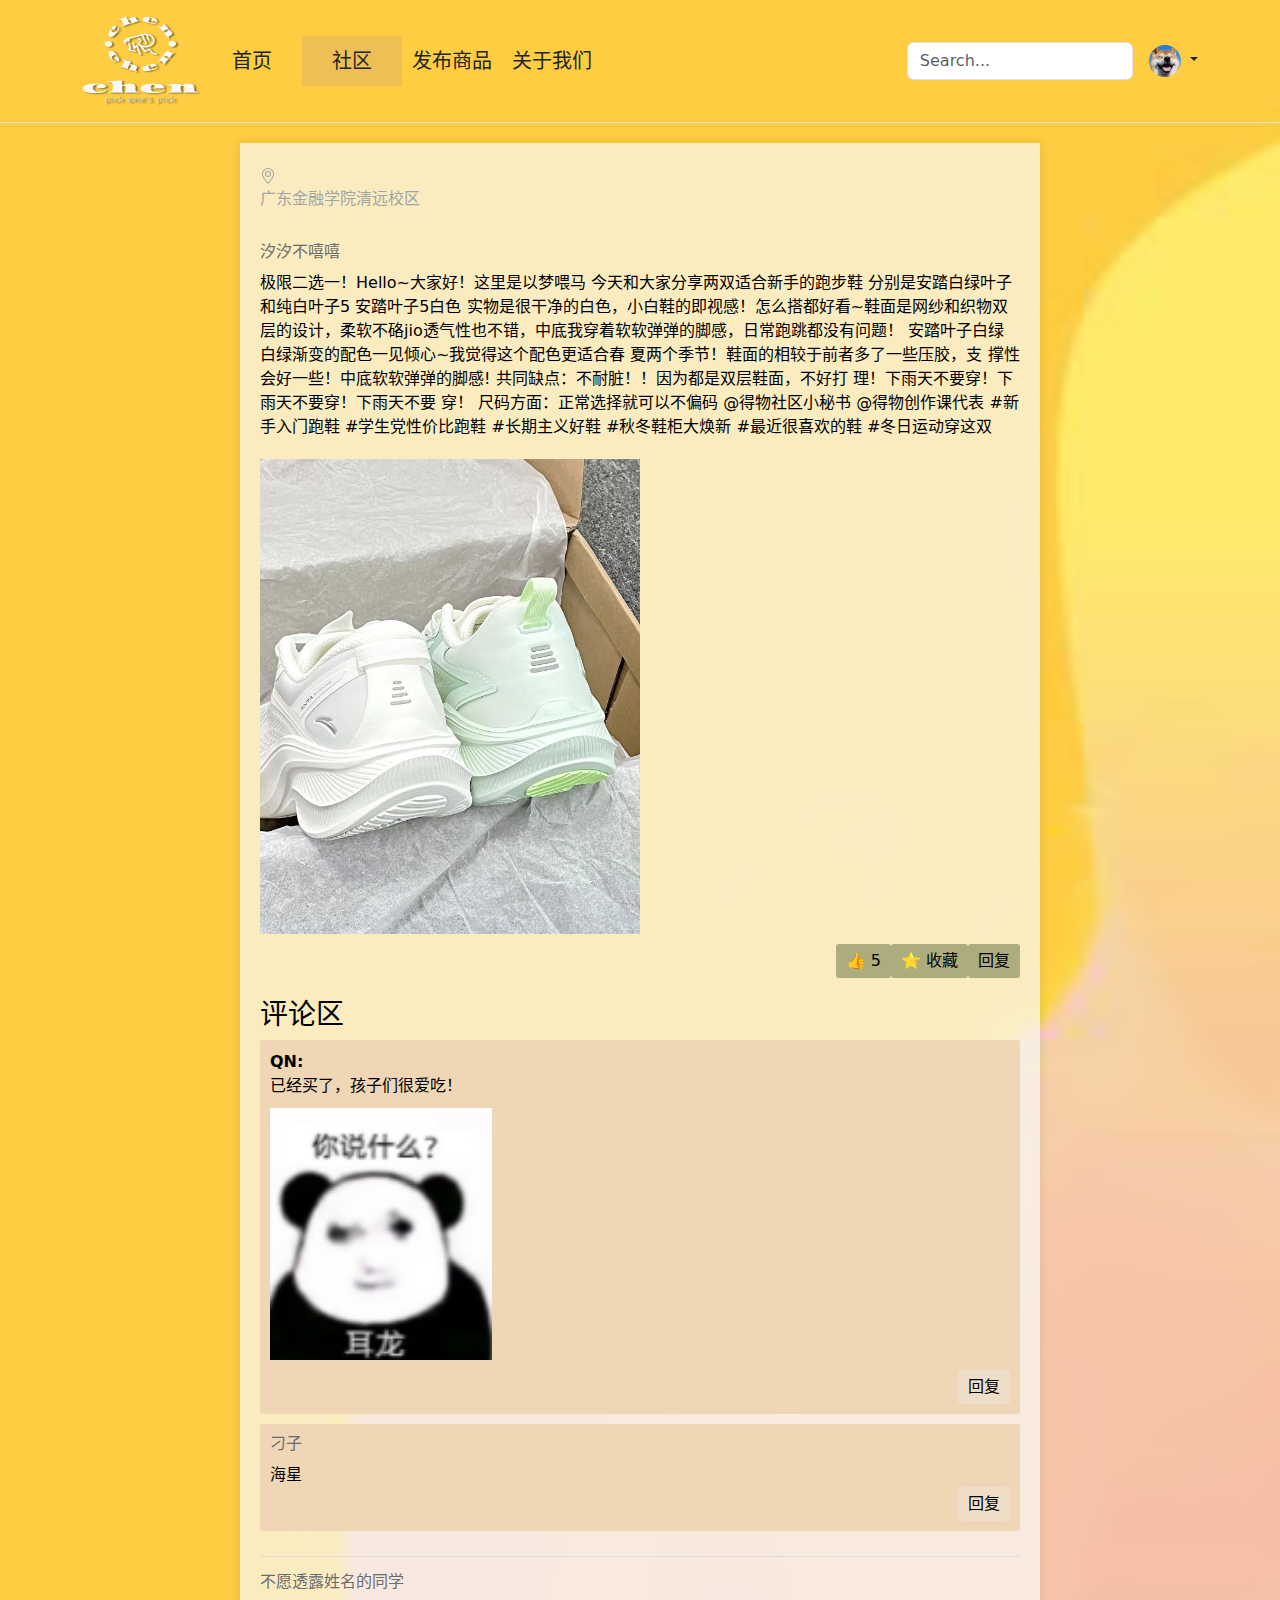
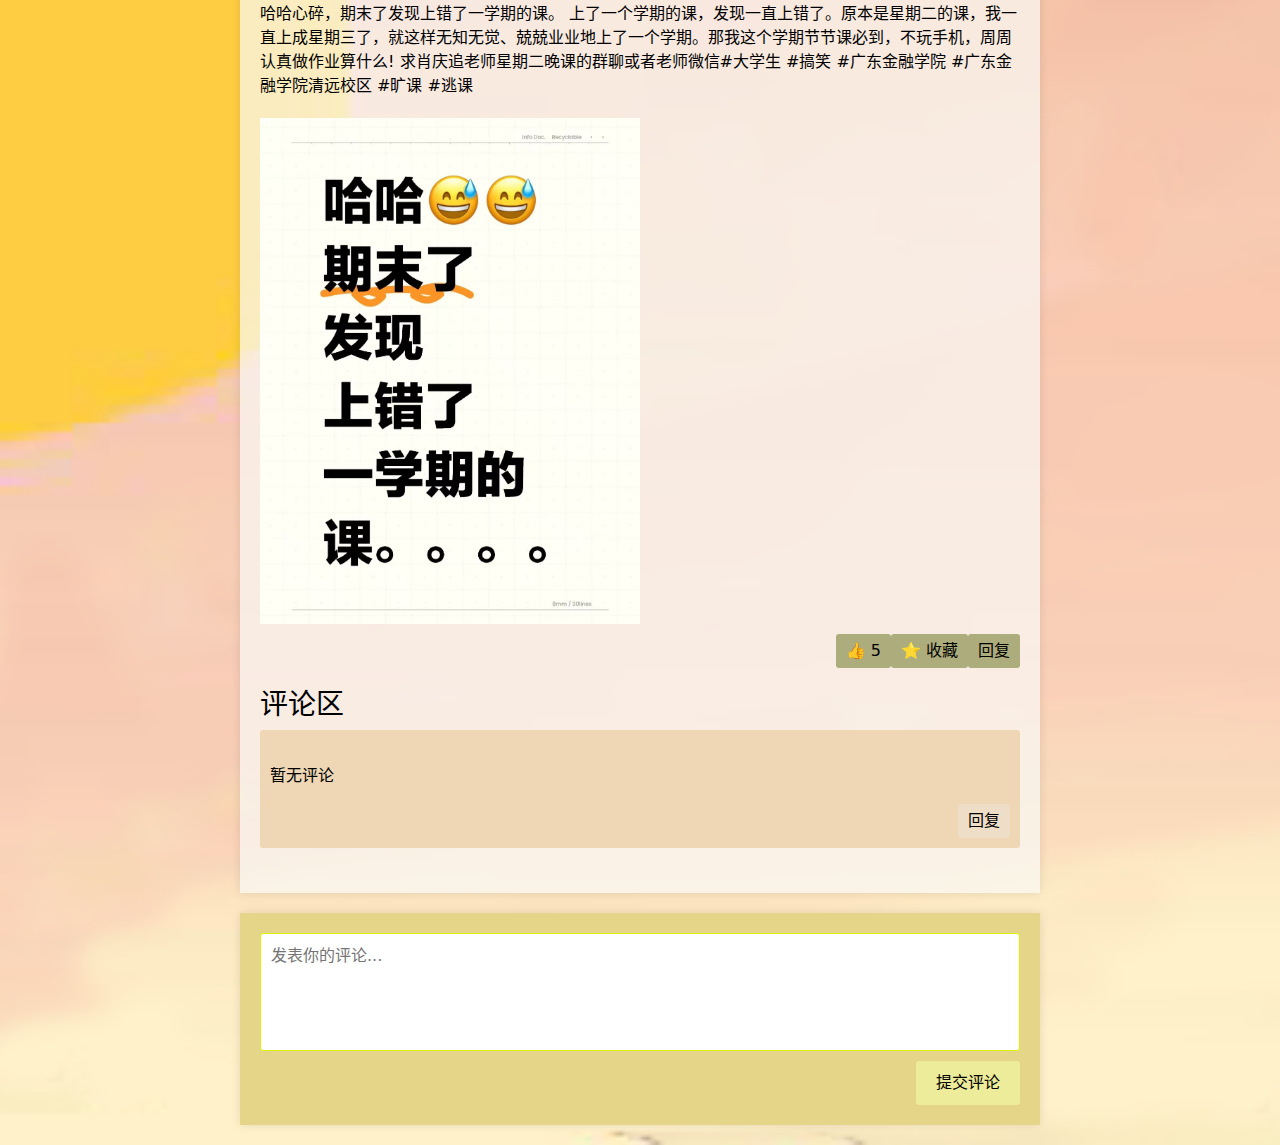
<file: web/community.html>
<!DOCTYPE html>
<html lang="zh-CN">
<head>
    <meta charset="UTF-8">
    <meta name="viewport" content="width=device-width, initial-scale=1.0">
    <link rel="stylesheet" href="./bootstrap/css/bootstrap.min.css">
    <link rel="stylesheet" href="./bootstrap/css/indexcss.css">
    <link rel="stylesheet" href="./bootstrap/css/community.css">
    <script src="./js/jquery.js"></script>
    <script src="./bootstrap/js/bootstrap.min.js"></script>
    <script src="./bootstrap/js/bootstrap.bundle.min.js"></script>
    <title>社区</title>

</head>
<body>

    <header class="p-3 mb-3 border-bottom">
        <div class="container">
          <div class="d-flex flex-wrap align-items-center justify-content-center justify-content-lg-start">
            <img src="./img/logo.jpg" alt="" width="120" height="90">
            <ul class="nav col-12 col-lg-auto me-lg-auto mb-2 justify-content-center mb-md-0 line3">
              <li><a href="main.html" class="nav-link px-2 link-dark ">首页</a></li>
              <li><a href="community.html" class="nav-link px-2 link-dark light">社区</a></li>
              <li><a href="#" class="nav-link px-2 link-dark">发布商品</a></li>
              <li><a href="#" class="nav-link px-2 link-dark">关于我们</a></li>
            </ul>
    
            <form class="col-12 col-lg-auto mb-3 mb-lg-0 me-lg-3">
              <input type="search" class="form-control" placeholder="Search..." aria-label="Search">
            </form>
    
            <div class="dropdown text-end">
              <a href="#" class="d-block link-dark text-decoration-none dropdown-toggle" id="dropdownUser1" data-bs-toggle="dropdown" aria-expanded="false">
                <img src="./img/image.jpg" alt="mdo" width="32" height="32" class="rounded-circle">
              </a>
              <ul class="dropdown-menu text-small" aria-labelledby="dropdownUser1">
                <li><a class="dropdown-item" href="#">New project...</a></li>
                <li><a class="dropdown-item" href="#">Settings</a></li>
                <li><a class="dropdown-item" href="#">Profile</a></li>
                <li><hr class="dropdown-divider"></li>
                <li><a class="dropdown-item" href="#">Sign out</a></li>
              </ul>
            </div>
          </div>
        </div>
      </header>

<div class="container1">
  <svg xmlns="http://www.w3.org/2000/svg" width="16" height="16" fill="currentColor" class="bi bi-geo-alt" viewBox="0 0 16 16" style="margin-left:auto ;">
    <path d="M12.166 8.94c-.524 1.062-1.234 2.12-1.96 3.07A31.493 31.493 0 0 1 8 14.58a31.481 31.481 0 0 1-2.206-2.57c-.726-.95-1.436-2.008-1.96-3.07C3.304 7.867 3 6.862 3 6a5 5 0 0 1 10 0c0 .862-.305 1.867-.834 2.94zM8 16s6-5.686 6-10A6 6 0 0 0 2 6c0 4.314 6 10 6 10z"/>
    <path d="M8 8a2 2 0 1 1 0-4 2 2 0 0 1 0 4zm0 1a3 3 0 1 0 0-6 3 3 0 0 0 0 6z"/>
  </svg><p>广东金融学院清远校区</p>
    <div class="post">
        <h2 class="post-title">汐汐不嘻嘻</h2>
        <p class="post-content">极限二选一！Hello~大家好！这里是以梦喂马
            今天和大家分享两双适合新手的跑步鞋
            分别是安踏白绿叶子和纯白叶子5
            安踏叶子5白色
            实物是很干净的白色，小白鞋的即视感！怎么搭都好看~鞋面是网纱和织物双层的设计，柔软不硌jio透气性也不错，中底我穿着软软弹弹的脚感，日常跑跳都没有问题！
            安踏叶子白绿
            白绿渐变的配色一见倾心~我觉得这个配色更适合春
            夏两个季节！鞋面的相较于前者多了一些压胶，支
            撑性会好一些！中底软软弹弹的脚感!
            共同缺点：不耐脏！！因为都是双层鞋面，不好打
            理！下雨天不要穿！下雨天不要穿！下雨天不要
            穿！
            尺码方面：正常选择就可以不偏码
            @得物社区小秘书
            @得物创作课代表
            #新手入门跑鞋
            #学生党性价比跑鞋
            #长期主义好鞋
            #秋冬鞋柜大焕新
            #最近很喜欢的鞋
            #冬日运动穿这双</p>
        <img src="img/community1.jpg" alt="A" class="post-image">
        <div class="post-actions">
            <button class="global-comment-submit2" disabled style="margin-left: auto;">👍 5</button>
            <button class="global-comment-submit2" disabled style="margin-left: 0;">⭐ 收藏</button>
            <button class="global-comment-submit2" disabled style="margin-left: 0;">回复</button>
        </div>
        <div class="comment-section">
            <h3>评论区</h3>
            <div class="comment">
                <strong>QN:</strong> 已经买了，孩子们很爱吃！<br>
                <img src="img/image1.png" alt="评论图片" class="comment-image">
                <button class="global-comment-submit3" disabled>回复</button>
            </div>
            <div class="comment">
                <h2 class="post-title">刁子</h2> 海星
                <button class="global-comment-submit3" disabled>回复</button>
            </div>
           
        </div>
    </div>
    <div class="post">
        <h2 class="post-title">不愿透露姓名的同学</h2>
        <p class="post-content">哈哈心碎，期末了发现上错了一学期的课。
            上了一个学期的课，发现一直上错了。原本是星期二的课，我一直上成星期三了，就这样无知无觉、兢兢业业地上了一个学期。那我这个学期节节课必到，不玩手机，周周认真做作业算什么!
            求肖庆追老师星期二晚课的群聊或者老师微信#大学生 #搞笑 #广东金融学院 #广东金融学院清远校区 #旷课 #逃课</p>
        <img src="img/community2.jpg" alt="商品B" class="post-image">
        <div class="post-actions">
          <button class="global-comment-submit2" disabled style="margin-left: auto;">👍 5</button>
          <button class="global-comment-submit2" disabled style="margin-left: 0;">⭐ 收藏</button>
          <button class="global-comment-submit2" disabled style="margin-left: 0;">回复</button>
        </div>
        <div class="comment-section">
            <h3>评论区</h3>
            <div class="comment">
            <br>
            <p>暂无评论</p>
            <button class="global-comment-submit3" disabled>回复</button>
            </div>
        </div>
</div>
    </div>
</div>
<div class="global-comment-section">
    <textarea class="global-comment-input" placeholder="发表你的评论..." rows="4"></textarea>
    <button class="global-comment-submit" disabled>提交评论</button>
</div>

</body>
</html>
</file>
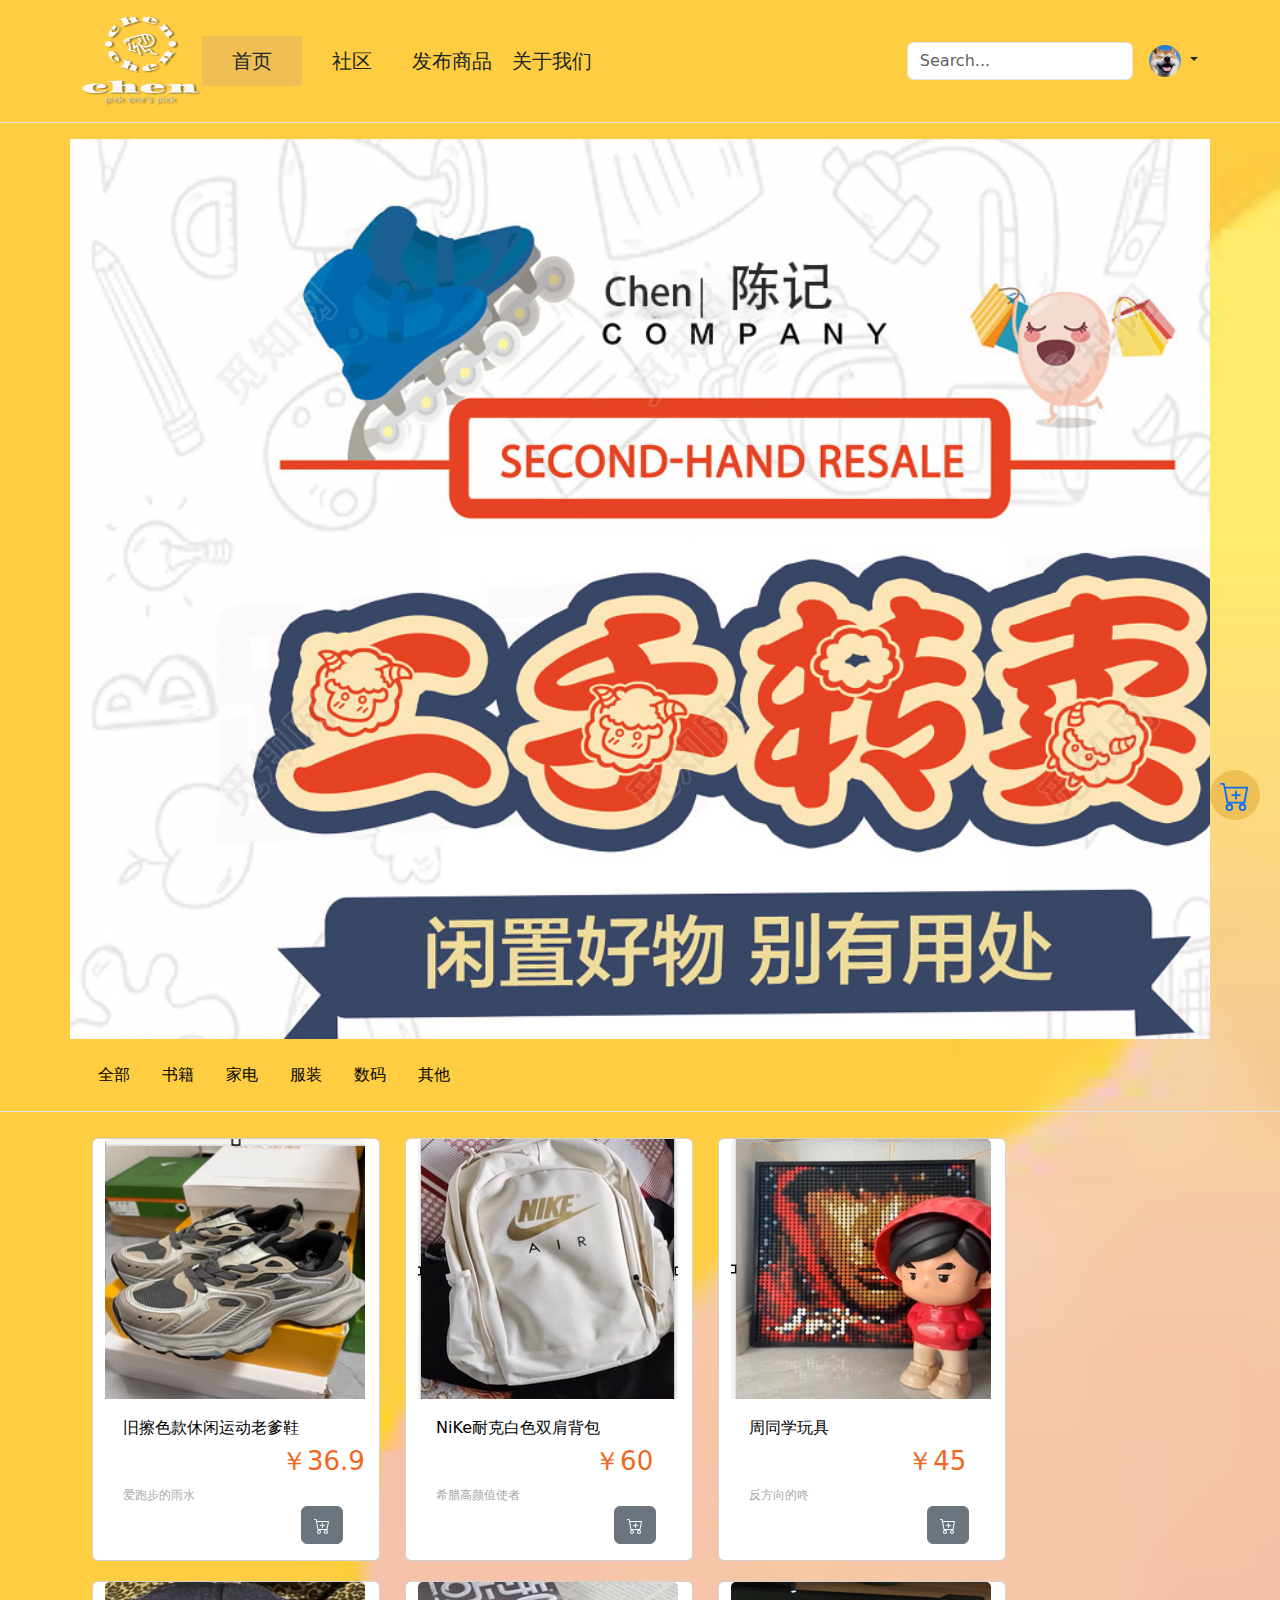
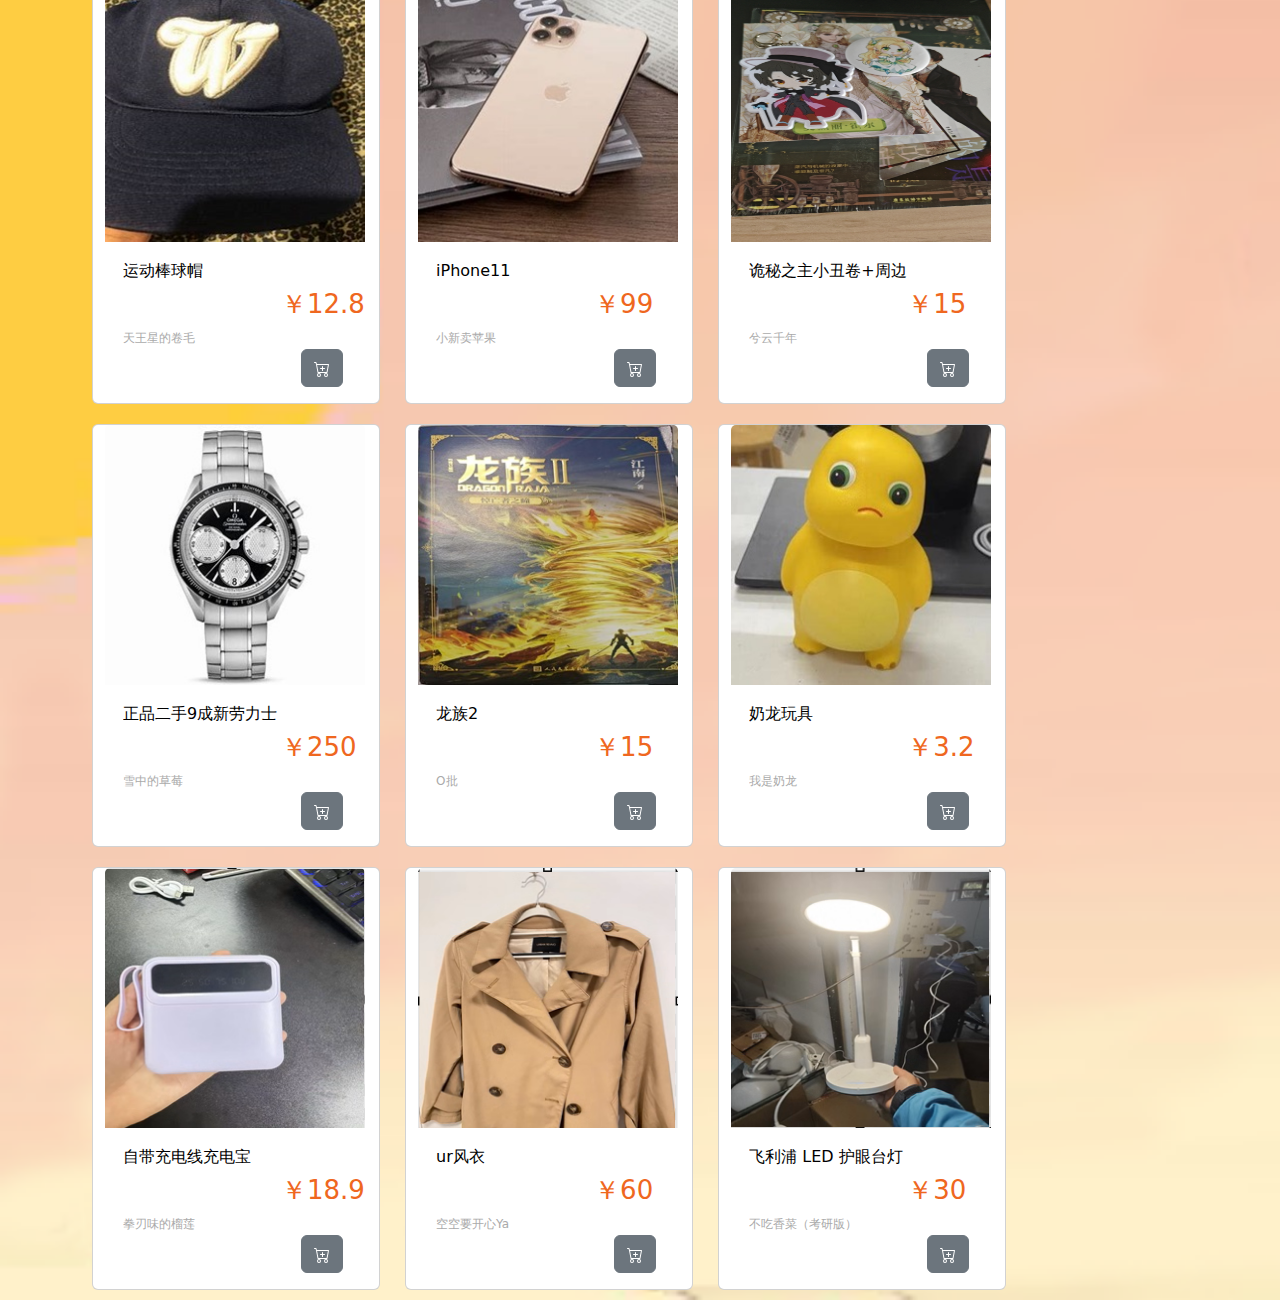
<file: web/main.html>
<!DOCTYPE html>
<html lang="en">
<head>
    <meta charset="UTF-8">
    <meta name="viewport" content="width=device-width, initial-scale=1.0">
    <title>Document</title>
    <link rel="stylesheet" href="./bootstrap/css/bootstrap.min.css">
    <link rel="stylesheet" href="./bootstrap/css/indexcss.css">
    <script src="./js/jquery.js"></script>
    <script src="./bootstrap/js/bootstrap.min.js"></script>
    <script src="./bootstrap/js/bootstrap.bundle.min.js"></script>
    <script src="./bootstrap/js/myjs.js"></script>
</head>
<body style="background-image: url('img/bg.png')">
      <header class="p-3 mb-3 border-bottom">
        <div class="container">
          <div class="d-flex flex-wrap align-items-center justify-content-center justify-content-lg-start">
            <img src="./img/logo.jpg" alt="" width="120" height="90">
            <ul class="nav col-12 col-lg-auto me-lg-auto mb-2 justify-content-center mb-md-0 line3">
              <li><a href="main.html" class="nav-link px-2 link-dark light">首页</a></li>
              <li><a href="community.html" class="nav-link px-2 link-dark">社区</a></li>
              <li><a href="#" class="nav-link px-2 link-dark">发布商品</a></li>
              <li><a href="#" class="nav-link px-2 link-dark">关于我们</a></li>
            </ul>
    
            <form class="col-12 col-lg-auto mb-3 mb-lg-0 me-lg-3">
              <input type="search" class="form-control" placeholder="Search..." aria-label="Search">
            </form>
    
            <div class="dropdown text-end">
              <a href="#" class="d-block link-dark text-decoration-none dropdown-toggle" id="dropdownUser1" data-bs-toggle="dropdown" aria-expanded="false">
                <img src="./img/image.jpg" alt="mdo" width="32" height="32" class="rounded-circle">
              </a>
              <ul class="dropdown-menu text-small" aria-labelledby="dropdownUser1">
                <li><a class="dropdown-item" href="#">用户名</a></li>
                <li><a class="dropdown-item" href="#">设置</a></li>
<!--                <li><a class="dropdown-item" href="#"></a></li>-->
                <li><hr class="dropdown-divider"></li>
                <li><a class="dropdown-item" href="#">登出</a></li>
              </ul>
            </div>
          </div>
        </div>
      </header>
    <div class="container fakeimg" style="background-image: url('img/bao.jpg'); background-size: cover; height: 900px">

    </div>
    <header class="p-3 mb-3 border-bottom">
      <div class="container">
        <div class="d-flex flex-wrap align-items-center justify-content-center justify-content-lg-start">
  
          <ul class="nav col-12 col-lg-auto me-lg-auto mb-2 justify-content-center mb-md-0 line2">
            <li class="nav-item">
              <a class="nav-link" href="#">全部</a>
            </li>
            <li class="nav-item">
              <a class="nav-link" href="#">书籍</a>
            </li>
            <li class="nav-item">
              <a class="nav-link" href="#">家电</a>
            </li>
            <li class="nav-item">
              <a class="nav-link" href="#">服装</a>
            </li>
            <li class="nav-item">
              <a class="nav-link" href="#">数码</a>
            </li>
            <li class="nav-item">
              <a class="nav-link" href="#">其他</a>
            </li>
          </ul>
        </div>
      </div>
    </header>
    <div class="container">
      <div class="card container book" style="width: 18rem;">
          <img src="./img/2.png" class="card-img-top" alt="">
        <div class="card-body">
          <form action="good" method="post" class="myForm">
            <input class="title" type="text" name="title" value="旧擦色款休闲运动老爹鞋" readonly>
            <input class="price" type="text" name="price" value="￥36.9" readonly>
            <input class="seller" type="text" name="seller" value="爱跑步的雨水" readonly>
            <input class="goodid" type="text" name="goodId" value="1" readonly>
            <button type="submit" class="btn btn-secondary">
              <svg xmlns="http://www.w3.org/2000/svg" width="16" height="16" fill="currentColor" class="bi bi-cart-plus" viewBox="0 0 16 16">
                <path d="M9 5.5a.5.5 0 0 0-1 0V7H6.5a.5.5 0 0 0 0 1H8v1.5a.5.5 0 0 0 1 0V8h1.5a.5.5 0 0 0 0-1H9V5.5z"></path>
                <path d="M.5 1a.5.5 0 0 0 0 1h1.11l.401 1.607 1.498 7.985A.5.5 0 0 0 4 12h1a2 2 0 1 0 0 4 2 2 0 0 0 0-4h7a2 2 0 1 0 0 4 2 2 0 0 0 0-4h1a.5.5 0 0 0 .491-.408l1.5-8A.5.5 0 0 0 14.5 3H2.89l-.405-1.621A.5.5 0 0 0 2 1H.5zm3.915 10L3.102 4h10.796l-1.313 7h-8.17zM6 14a1 1 0 1 1-2 0 1 1 0 0 1 2 0zm7 0a1 1 0 1 1-2 0 1 1 0 0 1 2 0z"></path>
              </svg>
            </button>
          </form>
        </div>
      </div>
      <div class="card container book" style="width: 18rem;">
        <a href="#">
          <img src="./img/1.png" class="card-img-top" alt="">
        </a>
        <div class="card-body">
          <form action="good" method="post" class="myForm">
            <input class="title" type="text" name="title" value="NiKe耐克白色双肩背包" readonly>
            <input class="price" type="text" name="price" value="￥60" readonly>
            <input class="seller" type="text" name="seller" value="希腊高颜值使者" readonly>
            <input class="goodid" type="text" name="goodId" value="2" readonly>
            <button type="submit" class="btn btn-secondary">
              <svg xmlns="http://www.w3.org/2000/svg" width="16" height="16" fill="currentColor" class="bi bi-cart-plus" viewBox="0 0 16 16">
                <path d="M9 5.5a.5.5 0 0 0-1 0V7H6.5a.5.5 0 0 0 0 1H8v1.5a.5.5 0 0 0 1 0V8h1.5a.5.5 0 0 0 0-1H9V5.5z"></path>
                <path d="M.5 1a.5.5 0 0 0 0 1h1.11l.401 1.607 1.498 7.985A.5.5 0 0 0 4 12h1a2 2 0 1 0 0 4 2 2 0 0 0 0-4h7a2 2 0 1 0 0 4 2 2 0 0 0 0-4h1a.5.5 0 0 0 .491-.408l1.5-8A.5.5 0 0 0 14.5 3H2.89l-.405-1.621A.5.5 0 0 0 2 1H.5zm3.915 10L3.102 4h10.796l-1.313 7h-8.17zM6 14a1 1 0 1 1-2 0 1 1 0 0 1 2 0zm7 0a1 1 0 1 1-2 0 1 1 0 0 1 2 0z"></path>
              </svg>
            </button>
          </form>
        </div>
      </div>
      <div class="card container book" style="width: 18rem;">
        <a href="#">
          <img src="./img/3.png" class="card-img-top" alt="">
        </a>
        <div class="card-body">
          <form action="good" method="post" class="myForm">
            <input class="title" type="text" name="title" value="周同学玩具" readonly>
            <input class="price" type="text" name="price" value="￥45" readonly>
            <input class="seller" type="text" name="seller" value="反方向的咚" readonly>
            <input class="goodid" type="text" name="goodId" value="3" readonly>
            <button type="submit" class="btn btn-secondary">
              <svg xmlns="http://www.w3.org/2000/svg" width="16" height="16" fill="currentColor" class="bi bi-cart-plus" viewBox="0 0 16 16">
                <path d="M9 5.5a.5.5 0 0 0-1 0V7H6.5a.5.5 0 0 0 0 1H8v1.5a.5.5 0 0 0 1 0V8h1.5a.5.5 0 0 0 0-1H9V5.5z"></path>
                <path d="M.5 1a.5.5 0 0 0 0 1h1.11l.401 1.607 1.498 7.985A.5.5 0 0 0 4 12h1a2 2 0 1 0 0 4 2 2 0 0 0 0-4h7a2 2 0 1 0 0 4 2 2 0 0 0 0-4h1a.5.5 0 0 0 .491-.408l1.5-8A.5.5 0 0 0 14.5 3H2.89l-.405-1.621A.5.5 0 0 0 2 1H.5zm3.915 10L3.102 4h10.796l-1.313 7h-8.17zM6 14a1 1 0 1 1-2 0 1 1 0 0 1 2 0zm7 0a1 1 0 1 1-2 0 1 1 0 0 1 2 0z"></path>
              </svg>
            </button>
          </form>
        </div>
      </div>
      <div class="card container book" style="width: 18rem;">
        <a href="#">
          <img src="./img/4.jpg" class="card-img-top" alt="">
        </a>
        <div class="card-body">
          <form action="good" method="post" class="myForm">
            <input class="title" type="text" name="title" value="运动棒球帽" readonly>
            <input class="price" type="text" name="price" value="￥12.8" readonly>
            <input class="seller" type="text" name="seller" value="天王星的卷毛" readonly>
            <input class="goodid" type="text" name="goodId" value="4" readonly>
            <button type="submit" class="btn btn-secondary">
              <svg xmlns="http://www.w3.org/2000/svg" width="16" height="16" fill="currentColor" class="bi bi-cart-plus" viewBox="0 0 16 16">
                <path d="M9 5.5a.5.5 0 0 0-1 0V7H6.5a.5.5 0 0 0 0 1H8v1.5a.5.5 0 0 0 1 0V8h1.5a.5.5 0 0 0 0-1H9V5.5z"></path>
                <path d="M.5 1a.5.5 0 0 0 0 1h1.11l.401 1.607 1.498 7.985A.5.5 0 0 0 4 12h1a2 2 0 1 0 0 4 2 2 0 0 0 0-4h7a2 2 0 1 0 0 4 2 2 0 0 0 0-4h1a.5.5 0 0 0 .491-.408l1.5-8A.5.5 0 0 0 14.5 3H2.89l-.405-1.621A.5.5 0 0 0 2 1H.5zm3.915 10L3.102 4h10.796l-1.313 7h-8.17zM6 14a1 1 0 1 1-2 0 1 1 0 0 1 2 0zm7 0a1 1 0 1 1-2 0 1 1 0 0 1 2 0z"></path>
              </svg>
            </button>
          </form>
        </div>
      </div>
      <div class="card container book" style="width: 18rem;">
        <a href="#">
          <img src="./img/5.jpg" class="card-img-top" alt="">
        </a>
        <div class="card-body">
          <form action="good" method="post" class="myForm">
            <input class="title" type="text" name="title" value="iPhone11" readonly>
            <input class="price" type="text" name="price" value="￥99" readonly>
            <input class="seller" type="text" name="seller" value="小新卖苹果" readonly>
            <input class="goodid" type="text" name="goodId" value="5" readonly>
            <button type="submit" class="btn btn-secondary">
              <svg xmlns="http://www.w3.org/2000/svg" width="16" height="16" fill="currentColor" class="bi bi-cart-plus" viewBox="0 0 16 16">
                <path d="M9 5.5a.5.5 0 0 0-1 0V7H6.5a.5.5 0 0 0 0 1H8v1.5a.5.5 0 0 0 1 0V8h1.5a.5.5 0 0 0 0-1H9V5.5z"></path>
                <path d="M.5 1a.5.5 0 0 0 0 1h1.11l.401 1.607 1.498 7.985A.5.5 0 0 0 4 12h1a2 2 0 1 0 0 4 2 2 0 0 0 0-4h7a2 2 0 1 0 0 4 2 2 0 0 0 0-4h1a.5.5 0 0 0 .491-.408l1.5-8A.5.5 0 0 0 14.5 3H2.89l-.405-1.621A.5.5 0 0 0 2 1H.5zm3.915 10L3.102 4h10.796l-1.313 7h-8.17zM6 14a1 1 0 1 1-2 0 1 1 0 0 1 2 0zm7 0a1 1 0 1 1-2 0 1 1 0 0 1 2 0z"></path>
              </svg>
            </button>
          </form>
        </div>
      </div>
      <div class="card container book" style="width: 18rem;">
        <a href="#">
          <img src="./img/6.jpg" class="card-img-top" alt="">
        </a>
        <div class="card-body">
          <form action="good" method="post" class="myForm">
            <input class="title" type="text" name="title" value="诡秘之主小丑卷+周边" readonly>
            <input class="price" type="text" name="price" value="￥15" readonly>
            <input class="seller" type="text" name="seller" value="兮云千年" readonly>
            <input class="goodid" type="text" name="goodId" value="6" readonly>
            <button type="submit" class="btn btn-secondary">
              <svg xmlns="http://www.w3.org/2000/svg" width="16" height="16" fill="currentColor" class="bi bi-cart-plus" viewBox="0 0 16 16">
                <path d="M9 5.5a.5.5 0 0 0-1 0V7H6.5a.5.5 0 0 0 0 1H8v1.5a.5.5 0 0 0 1 0V8h1.5a.5.5 0 0 0 0-1H9V5.5z"></path>
                <path d="M.5 1a.5.5 0 0 0 0 1h1.11l.401 1.607 1.498 7.985A.5.5 0 0 0 4 12h1a2 2 0 1 0 0 4 2 2 0 0 0 0-4h7a2 2 0 1 0 0 4 2 2 0 0 0 0-4h1a.5.5 0 0 0 .491-.408l1.5-8A.5.5 0 0 0 14.5 3H2.89l-.405-1.621A.5.5 0 0 0 2 1H.5zm3.915 10L3.102 4h10.796l-1.313 7h-8.17zM6 14a1 1 0 1 1-2 0 1 1 0 0 1 2 0zm7 0a1 1 0 1 1-2 0 1 1 0 0 1 2 0z"></path>
              </svg>
            </button>
          </form>
        </div>
      </div>
      <div class="card container book" style="width: 18rem;">
        <a href="#">
          <img src="./img/7.jpg" class="card-img-top" alt="">
        </a>
        <div class="card-body">
          <form action="good" method="post" class="myForm">
            <input class="title" type="text" name="title" value="正品二手9成新劳力士" readonly>
            <input class="price" type="text" name="price" value="￥250" readonly>
            <input class="seller" type="text" name="seller" value="雪中的草莓" readonly>
            <input class="goodid" type="text" name="goodId" value="7" readonly>
            <button type="submit" class="btn btn-secondary">
              <svg xmlns="http://www.w3.org/2000/svg" width="16" height="16" fill="currentColor" class="bi bi-cart-plus" viewBox="0 0 16 16">
                <path d="M9 5.5a.5.5 0 0 0-1 0V7H6.5a.5.5 0 0 0 0 1H8v1.5a.5.5 0 0 0 1 0V8h1.5a.5.5 0 0 0 0-1H9V5.5z"></path>
                <path d="M.5 1a.5.5 0 0 0 0 1h1.11l.401 1.607 1.498 7.985A.5.5 0 0 0 4 12h1a2 2 0 1 0 0 4 2 2 0 0 0 0-4h7a2 2 0 1 0 0 4 2 2 0 0 0 0-4h1a.5.5 0 0 0 .491-.408l1.5-8A.5.5 0 0 0 14.5 3H2.89l-.405-1.621A.5.5 0 0 0 2 1H.5zm3.915 10L3.102 4h10.796l-1.313 7h-8.17zM6 14a1 1 0 1 1-2 0 1 1 0 0 1 2 0zm7 0a1 1 0 1 1-2 0 1 1 0 0 1 2 0z"></path>
              </svg>
            </button>
          </form>
        </div>
      </div>
      <div class="card container book" style="width: 18rem;">
        <a href="#">
          <img src="./img/8.jpg" class="card-img-top" alt="">
        </a>
        <div class="card-body">
          <form action="good" method="post" class="myForm">
            <input class="title" type="text" name="title" value="龙族2" readonly>
            <input class="price" type="text" name="price" value="￥15" readonly>
            <input class="seller" type="text" name="seller" value="O批" readonly>
            <input class="goodid" type="text" name="goodId" value="8" readonly>
            <button type="submit" class="btn btn-secondary">
              <svg xmlns="http://www.w3.org/2000/svg" width="16" height="16" fill="currentColor" class="bi bi-cart-plus" viewBox="0 0 16 16">
                <path d="M9 5.5a.5.5 0 0 0-1 0V7H6.5a.5.5 0 0 0 0 1H8v1.5a.5.5 0 0 0 1 0V8h1.5a.5.5 0 0 0 0-1H9V5.5z"></path>
                <path d="M.5 1a.5.5 0 0 0 0 1h1.11l.401 1.607 1.498 7.985A.5.5 0 0 0 4 12h1a2 2 0 1 0 0 4 2 2 0 0 0 0-4h7a2 2 0 1 0 0 4 2 2 0 0 0 0-4h1a.5.5 0 0 0 .491-.408l1.5-8A.5.5 0 0 0 14.5 3H2.89l-.405-1.621A.5.5 0 0 0 2 1H.5zm3.915 10L3.102 4h10.796l-1.313 7h-8.17zM6 14a1 1 0 1 1-2 0 1 1 0 0 1 2 0zm7 0a1 1 0 1 1-2 0 1 1 0 0 1 2 0z"></path>
              </svg>
            </button>
          </form>
        </div>
      </div>
      <div class="card container book" style="width: 18rem;">
        <a href="#">
          <img src="./img/9.jpg" class="card-img-top" alt="">
        </a>
        <div class="card-body">
          <form action="good" method="post" class="myForm">
            <input class="title" type="text" name="title" value="奶龙玩具" readonly>
            <input class="price" type="text" name="price" value="￥3.2" readonly>
            <input class="seller" type="text" name="seller" value="我是奶龙" readonly>
            <input class="goodid" type="text" name="goodId" value="9" readonly>
            <button type="submit" class="btn btn-secondary">
              <svg xmlns="http://www.w3.org/2000/svg" width="16" height="16" fill="currentColor" class="bi bi-cart-plus" viewBox="0 0 16 16">
                <path d="M9 5.5a.5.5 0 0 0-1 0V7H6.5a.5.5 0 0 0 0 1H8v1.5a.5.5 0 0 0 1 0V8h1.5a.5.5 0 0 0 0-1H9V5.5z"></path>
                <path d="M.5 1a.5.5 0 0 0 0 1h1.11l.401 1.607 1.498 7.985A.5.5 0 0 0 4 12h1a2 2 0 1 0 0 4 2 2 0 0 0 0-4h7a2 2 0 1 0 0 4 2 2 0 0 0 0-4h1a.5.5 0 0 0 .491-.408l1.5-8A.5.5 0 0 0 14.5 3H2.89l-.405-1.621A.5.5 0 0 0 2 1H.5zm3.915 10L3.102 4h10.796l-1.313 7h-8.17zM6 14a1 1 0 1 1-2 0 1 1 0 0 1 2 0zm7 0a1 1 0 1 1-2 0 1 1 0 0 1 2 0z"></path>
              </svg>
            </button>
          </form>
        </div>
      </div>
      <div class="card container book" style="width: 18rem;">
        <a href="#">
          <img src="./img/10.png" class="card-img-top" alt="">
        </a>
        <div class="card-body">
          <form action="good" method="post" class="myForm">
            <input class="title" type="text" name="title" value="自带充电线充电宝" readonly>
            <input class="price" type="text" name="price" value="￥18.9" readonly>
            <input class="seller" type="text" name="seller" value="拳刃味的榴莲" readonly>
            <input class="goodid" type="text" name="goodId" value="10" readonly>
            <button type="submit" class="btn btn-secondary">
              <svg xmlns="http://www.w3.org/2000/svg" width="16" height="16" fill="currentColor" class="bi bi-cart-plus" viewBox="0 0 16 16">
                <path d="M9 5.5a.5.5 0 0 0-1 0V7H6.5a.5.5 0 0 0 0 1H8v1.5a.5.5 0 0 0 1 0V8h1.5a.5.5 0 0 0 0-1H9V5.5z"></path>
                <path d="M.5 1a.5.5 0 0 0 0 1h1.11l.401 1.607 1.498 7.985A.5.5 0 0 0 4 12h1a2 2 0 1 0 0 4 2 2 0 0 0 0-4h7a2 2 0 1 0 0 4 2 2 0 0 0 0-4h1a.5.5 0 0 0 .491-.408l1.5-8A.5.5 0 0 0 14.5 3H2.89l-.405-1.621A.5.5 0 0 0 2 1H.5zm3.915 10L3.102 4h10.796l-1.313 7h-8.17zM6 14a1 1 0 1 1-2 0 1 1 0 0 1 2 0zm7 0a1 1 0 1 1-2 0 1 1 0 0 1 2 0z"></path>
              </svg>
            </button>
          </form>
        </div>
      </div>
      <div class="card container book" style="width: 18rem;">
        <a href="#">
          <img src="img/11.png" class="card-img-top" alt="">
        </a>
        <div class="card-body">
          <form action="good" method="post" class="myForm">
            <input class="title" type="text" name="title" value="ur风衣" readonly>
            <input class="price" type="text" name="price" value="￥60" readonly>
            <input class="seller" type="text" name="seller" value="空空要开心Ya" readonly>
            <input class="goodid" type="text" name="goodId" value="11" readonly>
            <button type="submit" class="btn btn-secondary">
              <svg xmlns="http://www.w3.org/2000/svg" width="16" height="16" fill="currentColor" class="bi bi-cart-plus" viewBox="0 0 16 16">
                <path d="M9 5.5a.5.5 0 0 0-1 0V7H6.5a.5.5 0 0 0 0 1H8v1.5a.5.5 0 0 0 1 0V8h1.5a.5.5 0 0 0 0-1H9V5.5z"></path>
                <path d="M.5 1a.5.5 0 0 0 0 1h1.11l.401 1.607 1.498 7.985A.5.5 0 0 0 4 12h1a2 2 0 1 0 0 4 2 2 0 0 0 0-4h7a2 2 0 1 0 0 4 2 2 0 0 0 0-4h1a.5.5 0 0 0 .491-.408l1.5-8A.5.5 0 0 0 14.5 3H2.89l-.405-1.621A.5.5 0 0 0 2 1H.5zm3.915 10L3.102 4h10.796l-1.313 7h-8.17zM6 14a1 1 0 1 1-2 0 1 1 0 0 1 2 0zm7 0a1 1 0 1 1-2 0 1 1 0 0 1 2 0z"></path>
              </svg>
            </button>
          </form>
        </div>
      </div>
      <div class="card container book" style="width: 18rem;">
        <a href="#">
          <img src="./img/12.png" class="card-img-top" alt="">
        </a>
        <div class="card-body">
          <form action="good" method="post" class="myForm">
            <input class="title" type="text" name="title" value="飞利浦 LED 护眼台灯" readonly>
            <input class="price" type="text" name="price" value="￥30" readonly>
            <input class="seller" type="text" name="seller" value="不吃香菜（考研版）" readonly>
            <input class="goodid" type="text" name="goodId" value="12" readonly>
            <button type="submit" class="btn btn-secondary">
              <svg xmlns="http://www.w3.org/2000/svg" width="16" height="16" fill="currentColor" class="bi bi-cart-plus" viewBox="0 0 16 16">
                <path d="M9 5.5a.5.5 0 0 0-1 0V7H6.5a.5.5 0 0 0 0 1H8v1.5a.5.5 0 0 0 1 0V8h1.5a.5.5 0 0 0 0-1H9V5.5z"></path>
                <path d="M.5 1a.5.5 0 0 0 0 1h1.11l.401 1.607 1.498 7.985A.5.5 0 0 0 4 12h1a2 2 0 1 0 0 4 2 2 0 0 0 0-4h7a2 2 0 1 0 0 4 2 2 0 0 0 0-4h1a.5.5 0 0 0 .491-.408l1.5-8A.5.5 0 0 0 14.5 3H2.89l-.405-1.621A.5.5 0 0 0 2 1H.5zm3.915 10L3.102 4h10.796l-1.313 7h-8.17zM6 14a1 1 0 1 1-2 0 1 1 0 0 1 2 0zm7 0a1 1 0 1 1-2 0 1 1 0 0 1 2 0z"></path>
              </svg>
            </button>
          </form>
        </div>
      </div>
    </div>

  <div class="cart">
    <a href="cartto">
      <svg xmlns="http://www.w3.org/2000/svg" width="30" height="30" fill="currentColor" class="bi bi-cart-plus" viewBox="0 0 16 16">
        <path d="M9 5.5a.5.5 0 0 0-1 0V7H6.5a.5.5 0 0 0 0 1H8v1.5a.5.5 0 0 0 1 0V8h1.5a.5.5 0 0 0 0-1H9V5.5z"></path>
        <path d="M.5 1a.5.5 0 0 0 0 1h1.11l.401 1.607 1.498 7.985A.5.5 0 0 0 4 12h1a2 2 0 1 0 0 4 2 2 0 0 0 0-4h7a2 2 0 1 0 0 4 2 2 0 0 0 0-4h1a.5.5 0 0 0 .491-.408l1.5-8A.5.5 0 0 0 14.5 3H2.89l-.405-1.621A.5.5 0 0 0 2 1H.5zm3.915 10L3.102 4h10.796l-1.313 7h-8.17zM6 14a1 1 0 1 1-2 0 1 1 0 0 1 2 0zm7 0a1 1 0 1 1-2 0 1 1 0 0 1 2 0z"></path>
      </svg>
    </a>
  </div>
    </body>
</html>
</file>
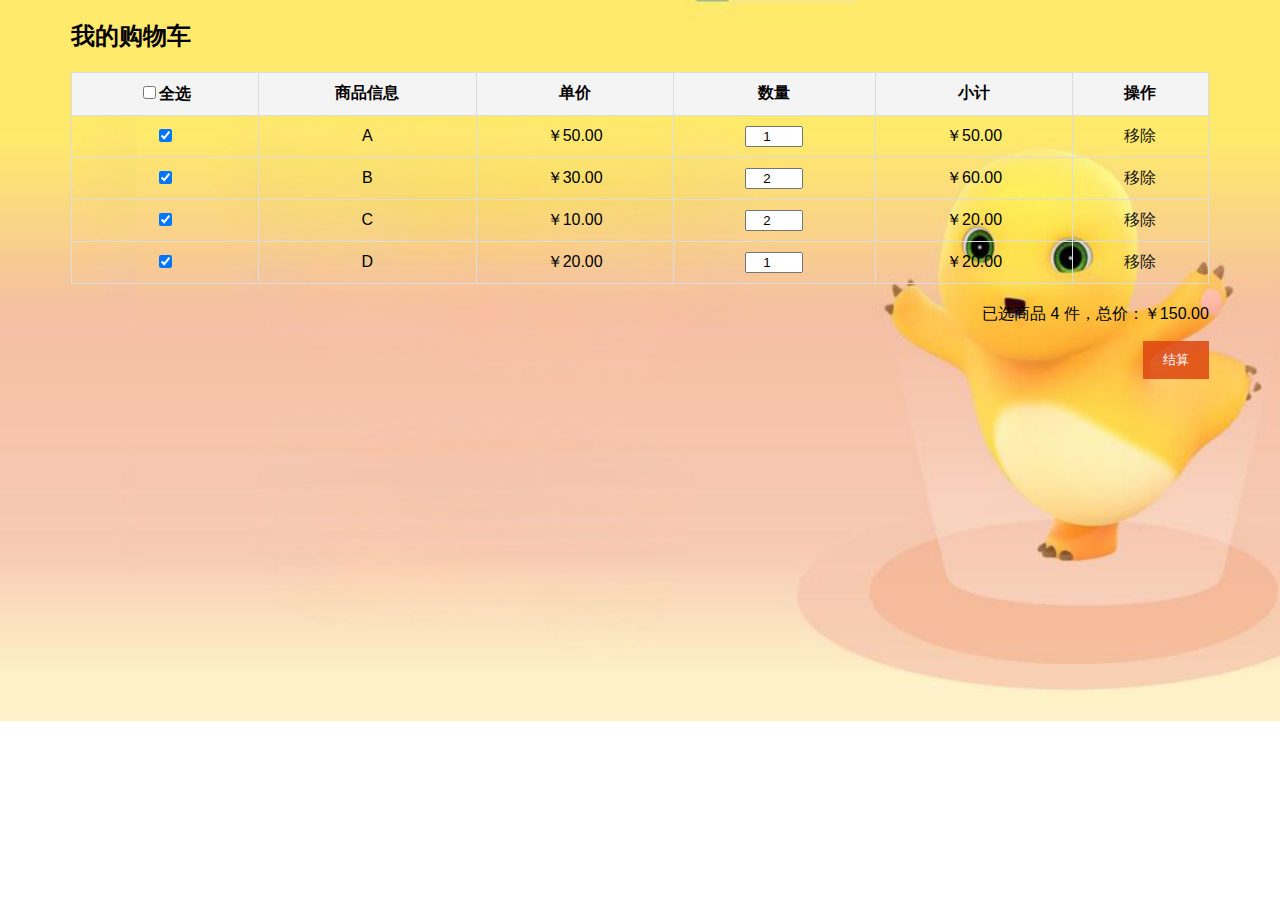
<file: web/ShoppingCart.html>
<!DOCTYPE html>
<html lang="en">
<head>
    <meta charset="UTF-8">
    <meta name="viewport" content="width=device-width, initial-scale=1.0">
   <link rel="stylesheet" href="bootstrap/css/cart.css">
    <title>Document</title>
</head>
<body>
    <div class="cart-container">
        <h2>我的购物车</h2>
        
        <table>
            <thead>
                <tr>
                    <th><input type="checkbox" class="select-all" onclick="selectAllItems(this)">全选</th>
                    <th>商品信息</th>
                    <th>单价</th>
                    <th>数量</th>
                    <th>小计</th>
                    <th>操作</th>
                </tr>
            </thead>
            <tbody id="cart-items">
                <tr class="item-row">
                    <td><input type="checkbox" class="item-checkbox" checked></td>
                    <td>A</td>
                    <td>￥50.00</td>
                    <td><input type="number" value="1" min="1" max="10" class="quantity-input" onchange="updateItemTotal(this)"></td>
                    <td>￥50.00</td>
                    <td><span class="remove-item" onclick="removeItem(this)">移除</span></td>
                </tr>
                <tr class="item-row">
                    <td><input type="checkbox" class="item-checkbox" checked></td>
                    <td>B</td>
                    <td>￥30.00</td>
                    <td><input type="number" value="2" min="1" max="10" class="quantity-input" onchange="updateItemTotal(this)"></td>
                    <td>￥60.00</td>
                    <td><span class="remove-item" onclick="removeItem(this)">移除</span></td>
                </tr>
                <tr class="item-row">
                    <td><input type="checkbox" class="item-checkbox" checked></td>
                    <td>C</td>
                    <td>￥10.00</td>
                    <td><input type="number" value="2" min="1" max="10" class="quantity-input" onchange="updateItemTotal(this)"></td>
                    <td>￥20.00</td>
                    <td><span class="remove-item" onclick="removeItem(this)">移除</span></td>
                </tr>
                <tr class="item-row">
                    <td><input type="checkbox" class="item-checkbox" checked></td>
                    <td>D</td>
                    <td>￥20.00</td>
                    <td><input type="number" value="1" min="1" max="10" class="quantity-input" onchange="updateItemTotal(this)"></td>
                    <td>￥20.00</td>
                    <td><span class="remove-item" onclick="removeItem(this)">移除</span></td>
                </tr>
            </tbody>
        </table>
    
        <div class="total-section">
            <p>已选商品 <span id="selected-count"></span> 件，总价：<span id="total-price"></span></p>
            <button class="checkout-btn" onclick="checkout()">结算</button>
        </div>
    </div>
    
    <script>
    
        function updateTotal() {
            let total = 0;
            let selectedCount = 0;
            const items = document.querySelectorAll('.item-row');
            items.forEach(item => {
                if (item.querySelector('.item-checkbox').checked) {
                    selectedCount++;
                    const price = parseFloat(item.querySelector('td:nth-child(3)').textContent.replace('￥', ''));
                    const quantity = parseInt(item.querySelector('.quantity-input').value);
                    total += price * quantity;
                }
            });
            document.getElementById('total-price').textContent = '￥' + total.toFixed(2);
            document.getElementById('selected-count').textContent = selectedCount;
        }
    
        function selectAllItems(checkbox) {
            const allCheckboxes = document.querySelectorAll('.item-checkbox');
            allCheckboxes.forEach(cb => cb.checked = checkbox.checked);
            updateTotal();
        }
    
        function updateItemTotal(input) {
            const row = input.closest('.item-row');
            const price = parseFloat(row.querySelector('td:nth-child(3)').textContent.replace('￥', ''));
            const quantity = parseInt(input.value);
            const subtotal = price * quantity;
            row.querySelector('td:nth-child(5)').textContent = '￥' + subtotal.toFixed(2);
            updateTotal();
        }
    
        function removeItem(button) {
            button.closest('.item-row').remove();
            updateTotal(); 
        }
    
        function checkout() {
            alert('前往结算页面...');
        }
    
        window.onload = updateTotal;
    </script>

    
</body>
</html>
</file>
<file: web/bootstrap/css/indexcss.css>
body {
    /*background-color: #ecf0f3;*/
    background-image: url("/img/sign.jpg");
    background-repeat: no-repeat;
    background-size: cover;
    color: #a0a5a8;
}
.fakeimg {
    height: 360px;
    background: #aaa;
}
.logo{
    margin-left: 200px;
    width: 70px;
    height: 70px;
}
.line0{
    margin: 0;
}
.line1{
    padding-left: 80px;
}
.line2 li a{
    color: black;
}
.book{
    display: inline-block;
    margin: 10px;
}
.light{
    background-color: #edbf54;
}
.line3 li{
    height: 50px;
    width: 100px;
    font-size: 20px;
    line-height: 34px;
    text-align: center;
}
.line3 li:hover{
    /*font-size: 25px;*/
    background-color: #edbf54;
}
.card-body button{
    margin-left: 180px;
}
.card-body .title{
    border: none;
    background-color: white;
    outline: none;
}
.card-body .price{
    border: none;
    background-color: rgba(0,0,0,0);
    padding-left: 160px;
    color: #ef6720;
    outline: none;
    font-size: 26px;
}
.card-body .seller{
    border: none;
    background-color: rgba(0,0,0,0);
    color: #aaaaaa;
    font-size: 12px;
    outline: none;
}
.card-body .goodid{
    border: none;
    display: none;
    background-color: rgba(0,0,0,0);
    outline: none;
}
.cart{
    position: fixed;
    right: 20px;
    bottom: 80px;
    border-radius: 50%;
    width: 50px;
    height: 50px;
    background-color: #edbf54;
    text-align: center;
    line-height: 50px;
}
.cart svg:hover{
    width: 50px;
    height: 50px;
}
.cart:hover{
    width: 70px;
    height: 70px;
    line-height: 70px;
}
.card img{
    width: 260px;
    height: 260px;
}
</file>
<file: web/bootstrap/css/community.css>
body {
    margin: 0;
    padding: 0;
     background: url(../../img/bg.png);
    background-repeat: no-repeat;
    background-size: cover;

}
.container1 {
    max-width: 800px;
    margin: 20px auto;
    padding: 20px;
    background-color:rgba(249, 249, 247, 0.7);
    box-shadow: 0 0 10px rgba(0, 0, 0, 0.1);
    flex-grow: 1; 
}


h1 {
    margin-top: 0;
}
h3{
    color: black;
}
.post {
    border-bottom: 1px solid #ddd;
    padding: 15px 0;
}
.post:last-child {
    border-bottom: none;
}
.post-title {
    font-size: 1em;
    margin: 0 0 10px;
    color: #6c6c6c;
}
.post-content {
    margin: 10px 0;
    color:black
}
.post-image {
    max-width: 50%;
    height: auto;
    margin: 10px 0;
}
.post-actions {
    display: flex;
    justify-content: space-between;
    align-items: center;
}
.post-actions button {
    background-color: rgb(173, 172, 124);
    color: rgb(0, 0, 0);
    border: none;
    padding: 5px 10px;
    cursor: pointer;
    border-radius: 3px;
}
.post-actions button:hover {
    background-color: rgb(223, 219, 17);
}
.comment-section {
    margin-top: 20px;
    display: flex;
    flex-direction: column;
}
.comment-input {
    width: 100%;
    padding: 10px;
    margin-bottom: 10px;
    border: 1px solid #ccc;
    border-radius: 3px;
}
.comment {
    background-color: rgb(239, 215, 182);
    padding: 10px;
    margin-bottom: 10px;
    border-radius: 3px;
    color:black;
    display: flex;
    flex-direction: column;
}
.comment-image {
    max-width: 30%;
    height: auto;
    margin: 10px 0;
}
.global-comment-section {
    max-width: 800px;
    margin: 20px auto;
    padding: 20px;
    background-color: rgb(228, 213, 137);
    box-shadow: 0 0 10px rgba(0, 0, 0, 0.1);
    display: flex;
    flex-direction: column;
    align-items: stretch;
}
.global-comment-input {
    width: 100%;
    padding: 10px;
    margin-bottom: 10px;
    border: 1px solid #ddf008;
    border-radius: 3px;
    resize: none; /* 禁止用户调整文本框大小 */
}
.global-comment-submit {
    background-color: rgba(237, 237, 154, 0.98);
    color: rgb(0, 0, 0);
    border: none;
    padding: 10px 20px;
    cursor: pointer;
    border-radius: 3px;
    align-self: flex-end; /* 将按钮右对齐 */
}
.global-comment-submit2 {
    color: rgb(0, 0, 0);
    border: none;
    padding: 10px 20px;
    cursor: pointer;
    border-radius: 3px;
    background-color: #ddf008;
}
.global-comment-submit3 {
    color: rgb(0, 0, 0);
    border: none;
    padding: 5px 10px;
    cursor: pointer;
    border-radius: 3px;
    margin-left: auto; 
    
}
.global-comment-submit:hover {
    background-color: #e6e600;
}
.global-comment-submit2:hover {
    background-color: #4b4b48;
}
.global-comment-submit3:hover {
    background-color: #2f502f;
}
.gps{
    display: inline-block;
}
</file>
<file: web/bootstrap/css/cart.css>
body {
    font-family: Arial, sans-serif;
    background: url(../../img/right.png);
    background-repeat: no-repeat;
    background-size: cover;
}
.cart-container {
    width: 90%;
    margin: 20px auto;
}
table {
    width: 100%;
    border-collapse: collapse;
}

th, td {
    padding: 10px;
    text-align: center;
    border: 1px solid #ddd;
}
th {
    background-color: #f4f4f4;
}
.item-row:hover {
    background-color: #f9f9f9;
}
.select-all, .item-checkbox {
    cursor: pointer;
}
.remove-item {
    color: rgb(22, 19, 19);
    cursor: pointer;
}
.quantity-input {
    width: 50px;
    text-align: center;
}
.total-section {
    margin-top: 20px;
    text-align: right;
}
.checkout-btn {
    background-color: #dd460fd8;
    color: white;
    padding: 10px 20px;
    border: none;
    cursor: pointer;
}
.checkout-btn:hover {
    background-color: #cc3300;
}
</file>
